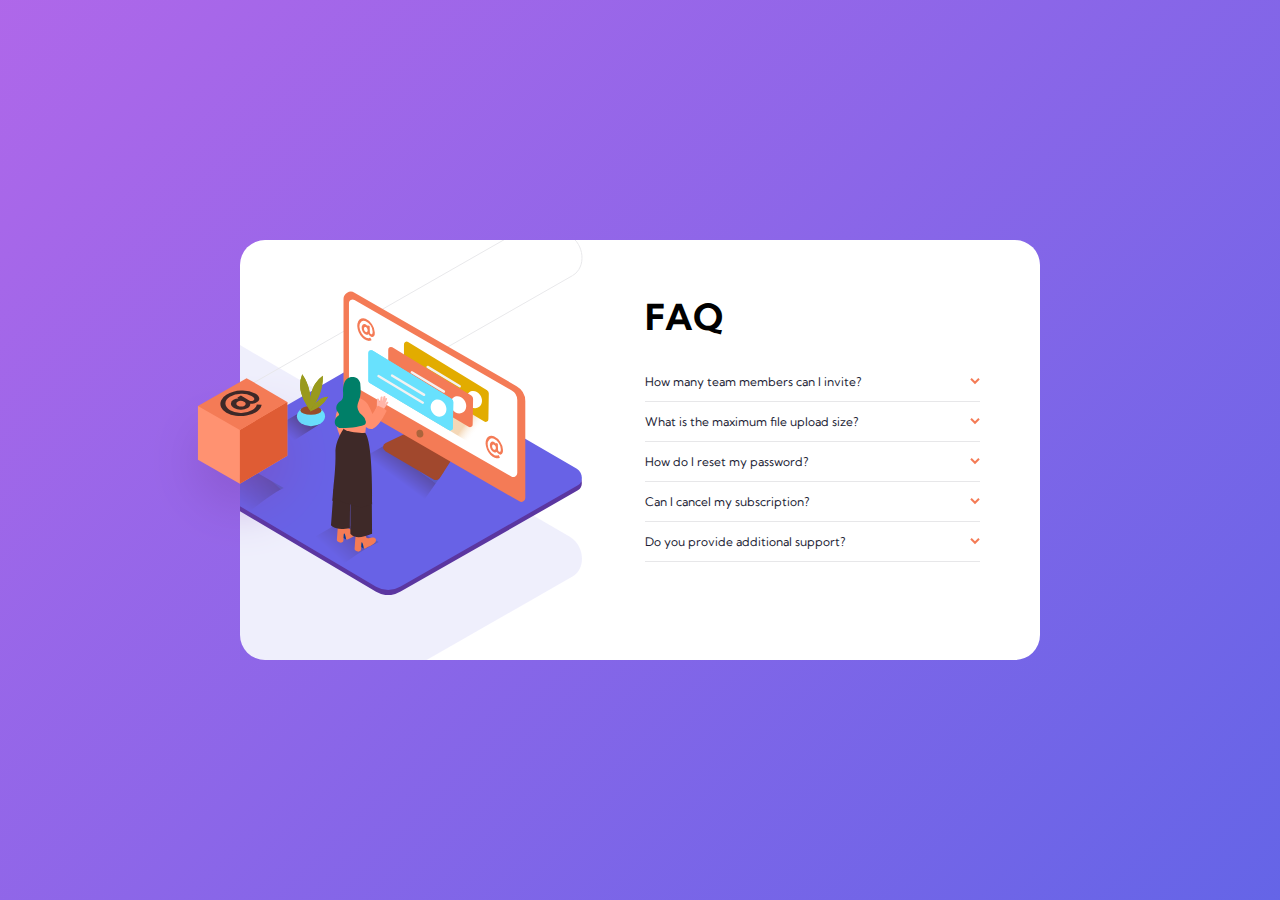
<file: index.html>
<!DOCTYPE html>
<html lang="en">
<head>
  <meta charset="UTF-8">
  <meta name="viewport" content="width=device-width, initial-scale=1.0"> <!-- displays site properly based on user's device -->

  <link rel="icon" type="image/png" sizes="32x32" href="./images/favicon-32x32.png">
  <link rel="stylesheet" href="style.css">
  <script src="main.js" defer></script>
  <link rel="preconnect" href="https://fonts.googleapis.com">
  <link rel="preconnect" href="https://fonts.gstatic.com" crossorigin>
  <link href="https://fonts.googleapis.com/css2?family=Kumbh+Sans:wght@400;700&display=swap" rel="stylesheet">
  <title>Frontend Mentor | FAQ Accordion Card</title>

</head>
<body>

  <!-- FAQ -->

  <section id="FAQcard">

    <div class="page imgPage">

      <img 
      class="img imgWoman"
      src="./images/illustration-woman-online-desktop.svg" 
      alt="woman">

      
    </div>

    <img 
    class="img imgBox"
    src="./images/illustration-box-desktop.svg" 
    alt="box">

    <div class="page faqPage">

        <h1 class="FAQ">
          FAQ
        </h1>

        <div class="box__wrapper">

                <div class="title">
                    <span class="title__Q">
                      How many team members can I invite?
                    </span> 
                      <img 
                      class = "arrow-down"
                      src="./images/icon-arrow-down.svg" 
                      alt="arrow-down">
                </div>
                <span class="title__A" data-id="0">
                  You can invite up to 2 additional users on the Free plan. There is no limit on 
                  team members for the Premium plan.
                </span>
                <div class="divider">
                  
                </div>
              

              
              
                <div class="title">
                  <span class="title__Q">
                    What is the maximum file upload size?
                  </span> 
                    <img 
                    class = "arrow-down"
                    src="./images/icon-arrow-down.svg" 
                    alt="arrow-down">
                </div>
                <span class="title__A" data-id="1">
                  No more than 2GB. All files in your account must fit your allotted storage space.
                </span>
                <div class="divider">
                  
                </div>
              


              
                <div class="title">
                  <span class="title__Q">
                    How do I reset my password?
                  </span> 
                    <img 
                    class = "arrow-down"
                    src="./images/icon-arrow-down.svg" 
                    alt="arrow-down">
                </div>
                <span class="title__A" data-id="2">
                  Click “Forgot password” from the login page or “Change password” from your profile page.
                  A reset link will be emailed to you.
                </span>
                <div class="divider">
                  
                </div>
              


              
                <div class="title">
                  <span class="title__Q">
                    Can I cancel my subscription?
                  </span> 
                    <img 
                    class = "arrow-down"
                    src="./images/icon-arrow-down.svg" 
                    alt="arrow-down">
                </div>
                <span class="title__A" data-id="3">
                  Yes! Send us a message and we’ll process your request no questions asked.
                </span>
                <div class="divider">
                  
                </div>
            


              
                <div class="title">
                  <span class="title__Q">
                      Do you provide additional support?
                  </span> 
                    <img 
                    class = "arrow-down"
                    src="./images/icon-arrow-down.svg" 
                    alt="arrow-down">
                </div>
                <span class="title__A" data-id="4">
                  Chat and email support is available 24/7. Phone lines are open during normal business hours.
                </span>
                <div class="divider">
                  
                </div>
              

        </div>
    </div>

  </section>


</body>
</html>
</file>
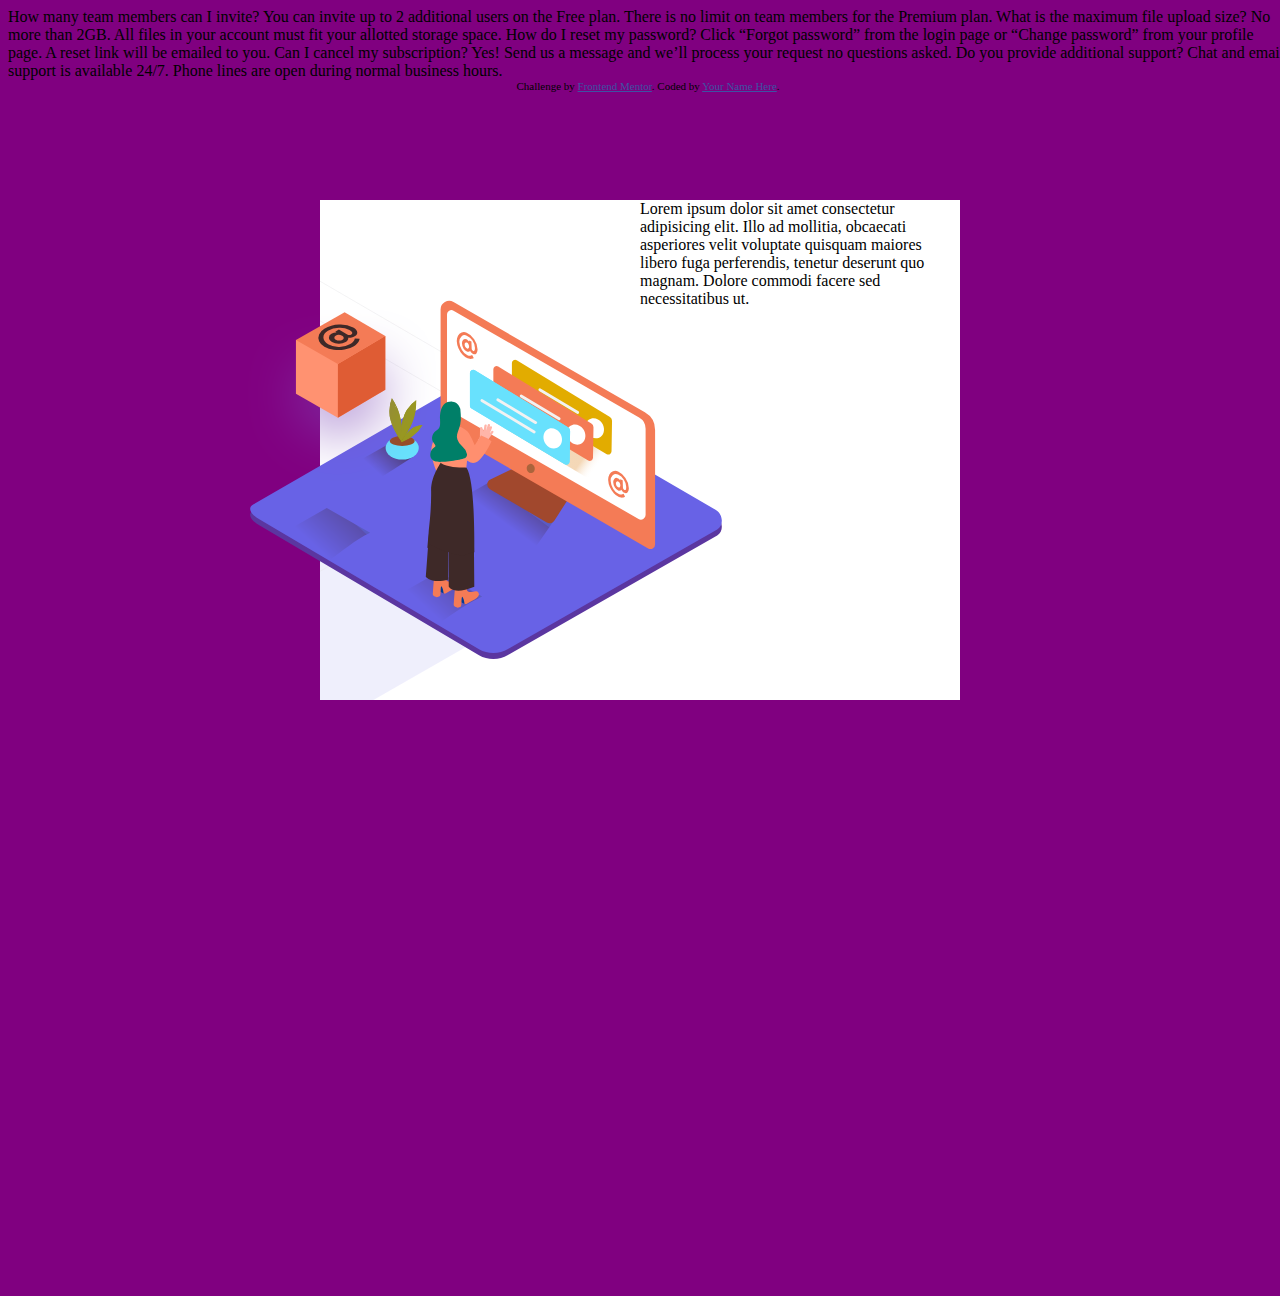
<file: text.html>
<!DOCTYPE html>
<html lang="en">
<head>
  <meta charset="UTF-8">
  <meta name="viewport" content="width=device-width, initial-scale=1.0"> <!-- displays site properly based on user's device -->

  <link rel="icon" type="image/png" sizes="32x32" href="./images/favicon-32x32.png">
  
  <title>Frontend Mentor | FAQ Accordion Card</title>

  <!-- Feel free to remove these styles or customise in your own stylesheet 👍 -->
  <style>
    .attribution { font-size: 11px; text-align: center; }
    .attribution a { color: hsl(228, 45%, 44%); }
    body{
      width: 100vw;
      height: 100vw;
      background-color: purple;
    }
    .container{
      max-width: 1440px;
      min-height: 500px;
      background-color: white;
      position: absolute;
      top: 50%;
      left: 50%;
      transform: translate(-50%,-50%);
      display: flex;
      flex-direction: row;
    }


    .ex:nth-child(1){
      background: url(./images/bg-pattern-desktop.svg) center/cover no-repeat;
      background-position-x: 160%;
      background-position-y: 50px;
      min-width: 50%;
      position: relative;

      


    }

    img.woman{
      position: absolute;
      left: -22%;
      top: 20%
    }

    img.box{
      position: absolute;
      top: 22%;
      left: -75px;

    }

    .ex:nth-child(2){
      min-width: 50%;
    }


  </style>
</head>
<body>
  <div class="container">
    <div class="ex">
      <img class="woman" src="./images/illustration-woman-online-desktop.svg" alt=""> 
      <img class="box" src="./images/illustration-box-desktop.svg" alt=""> 
    </div>
    <div class="ex">
          Lorem ipsum dolor sit amet consectetur adipisicing elit. Illo ad mollitia, obcaecati asperiores velit voluptate quisquam maiores libero fuga perferendis, tenetur deserunt quo magnam. Dolore commodi facere sed necessitatibus ut.
    </div>

  </div>

  How many team members can I invite?
  You can invite up to 2 additional users on the Free plan. There is no limit on 
  team members for the Premium plan.

  What is the maximum file upload size?
  No more than 2GB. All files in your account must fit your allotted storage space.

  How do I reset my password?
  Click “Forgot password” from the login page or “Change password” from your profile page.
  A reset link will be emailed to you.

  Can I cancel my subscription?
  Yes! Send us a message and we’ll process your request no questions asked.

  Do you provide additional support?
  Chat and email support is available 24/7. Phone lines are open during normal business hours.

  <div class="attribution">
    Challenge by <a href="https://www.frontendmentor.io?ref=challenge" target="_blank">Frontend Mentor</a>. 
    Coded by <a href="#">Your Name Here</a>.
  </div>
</body>
</html>
</file>
<file: style.css>
@import url('https://fonts.googleapis.com/css2?family=Kumbh+Sans:wght@400;700&display=swap');

/* Global */
:root{

    /* 💖 All Color 💖 */

    --color-white : white;

    /* color text */
    --color-very-dark-desaturated-blue : hsl(238, 29%, 16%);
    --color-soft-red : hsl(14, 88%, 65%);

    /* color background gradient */
    --color-soft-violet : hsl(273, 75%, 66%);
    --color-soft-blue : hsl(240, 73%, 65%);

    /* color text */
    --color-very-dark-grayish : hsl(237, 12%, 33%);
    --color-dark-grayish-blue : hsl(240, 6%, 50%);

    /* color divider */
    --color-light-grayish-blue : hsl(240, 5%, 91%);
    

    /* Font Size */
    --font-size-max : 50px;
    --font-size-large : 40px;
    --font-size-medium : 36px;
    --font-size-regular : 24px;
    --font-size-small : 12px;
    --font-size-micro : 10px;
    
    /* Font Weigh */

    --font-weigh-bold : 700;
    --font-weigh-regular : 400;

    /* animation */

    --anime-duration : 250ms;

    
}

/* Universial Tag */

*{
    box-sizing: border-box;
    font-family: 'Kumbh Sans', sans-serif;
    
}

body,html{
    width: 100%;
    height: 100%;
    overflow-y: hidden;
    margin: 0;
    padding: 0;
}

body{
    background: linear-gradient(135deg, var(--color-soft-violet), var(--color-soft-blue)) no-repeat;
}

/* Typhography */

h1{
    font-size: var(--font-size-medium);
    
}

button{
    background-color: transparent;
    border: transparent;
    cursor: pointer;
}


/* FAQ Section */

#FAQcard{
    position: absolute;
    top: 50%;
    left: 50%;
    transform: translate(-50%,-50%);
    font-size: var(--font-size-small);
    background-color: var(--color-white);
    display: flex;
    width: 800px;
    height: 420px;
    border-radius: 25px;

}
.page{
    flex-basis: 50%;
    overflow-x: hidden;

}

.imgPage{
    position: relative;
    background: url(./images/bg-pattern-desktop.svg) no-repeat;
    background-position-x: -623px;
    background-position-y: -356px;


}




.imgWoman{
    width: 100%;
    position: relative;
    top: 51px;
    left: -58px;
    
}

.img{
    position:absolute;
}

.img.imgBox{
    top: 136px;
    left: -93px;

}



h1.FAQ{
    margin: 0;
}


.faqPage{
    display: flex;
    flex-direction: column;
    justify-content: space-evenly;
    padding : 20px 30px;
    padding-left: 5px;

}

.FAQ{
    flex-basis: 30%;
    line-height: 114px;
}

.box__wrapper{
    flex-basis: 70%;
}

.box__wrapper{
    margin-right: 30px;
}

.divider{
    margin: 12px 0;
    width: 100%;
    height: 1px;
    background-color: var(--color-light-grayish-blue);
}

.title{
    margin-bottom: 10px;
    color: var(--color-very-dark-desaturated-blue);
    display: flex;
    flex-direction: row;
    justify-content: space-between;
    align-items: center;
    cursor: pointer;
    
}

.bold{
    font-weight: var(--font-weigh-bold);
}

.title:hover{
    color: var(--color-soft-red);
}


.title__A{
    color: var(--color-dark-grayish-blue);
    font-size: var(--font-size-micro);
    display: none;
}

.open{
    display: flex;
}

.arrow-down{ /* toggle's status === false*/
    transition: all var(--anime-duration) ease-in;;
}

.rotate{  /* toggle's status === true*/
    transform: rotate(180deg);
    transition: all var(--anime-duration) ease-in;
}



/* For below 820px screen width */

@media screen and (max-width : 820px){

    :root{
        /* Font size */
        /* --font-size-max : 50px;
        --font-size-large : 40px;
        --font-size-medium : 36px;
        --font-size-regular : 24px;
        --font-size-small : 16px;
        --font-size-micro : 14px; */
    }

    #FAQcard{
        position: absolute;
        top: 57%;
        left: 50%;
        transform: translate(-50%,-50%);
        width: 300px;
        height: 500px;
        flex-direction: column;
        font-size: var(--font-size-small);
    
    }

    .page{
        overflow-x: visible;
    }

    .page:nth-child(1){
        flex-basis: 5%;
    }

    .page:nth-child(2){
        flex-basis: 95%;
    }

    .imgPage{
        width: 100%;
        height: 80px;
        background-size: 80%;
        background-position: 50% 100%;

       
    }

    .imgWoman{
        width:80%;
        position: relative;
        top: -115px;
        left: 32px;
    }

    .img.imgBox{
        width: 35%;
        top: -64px;
        left: 27px;
    }

    .faqPage{
        display: flex;
        flex-direction: column;
        justify-content: center;
        padding : 0 30px;
    }
    .FAQ{
        flex-basis: 30%;
        text-align: center;
    }

    h1{
        font-size: var(--font-size-medium);  
    }

    .box__wrapper{
        margin: 0;
    }
    



}
</file>
